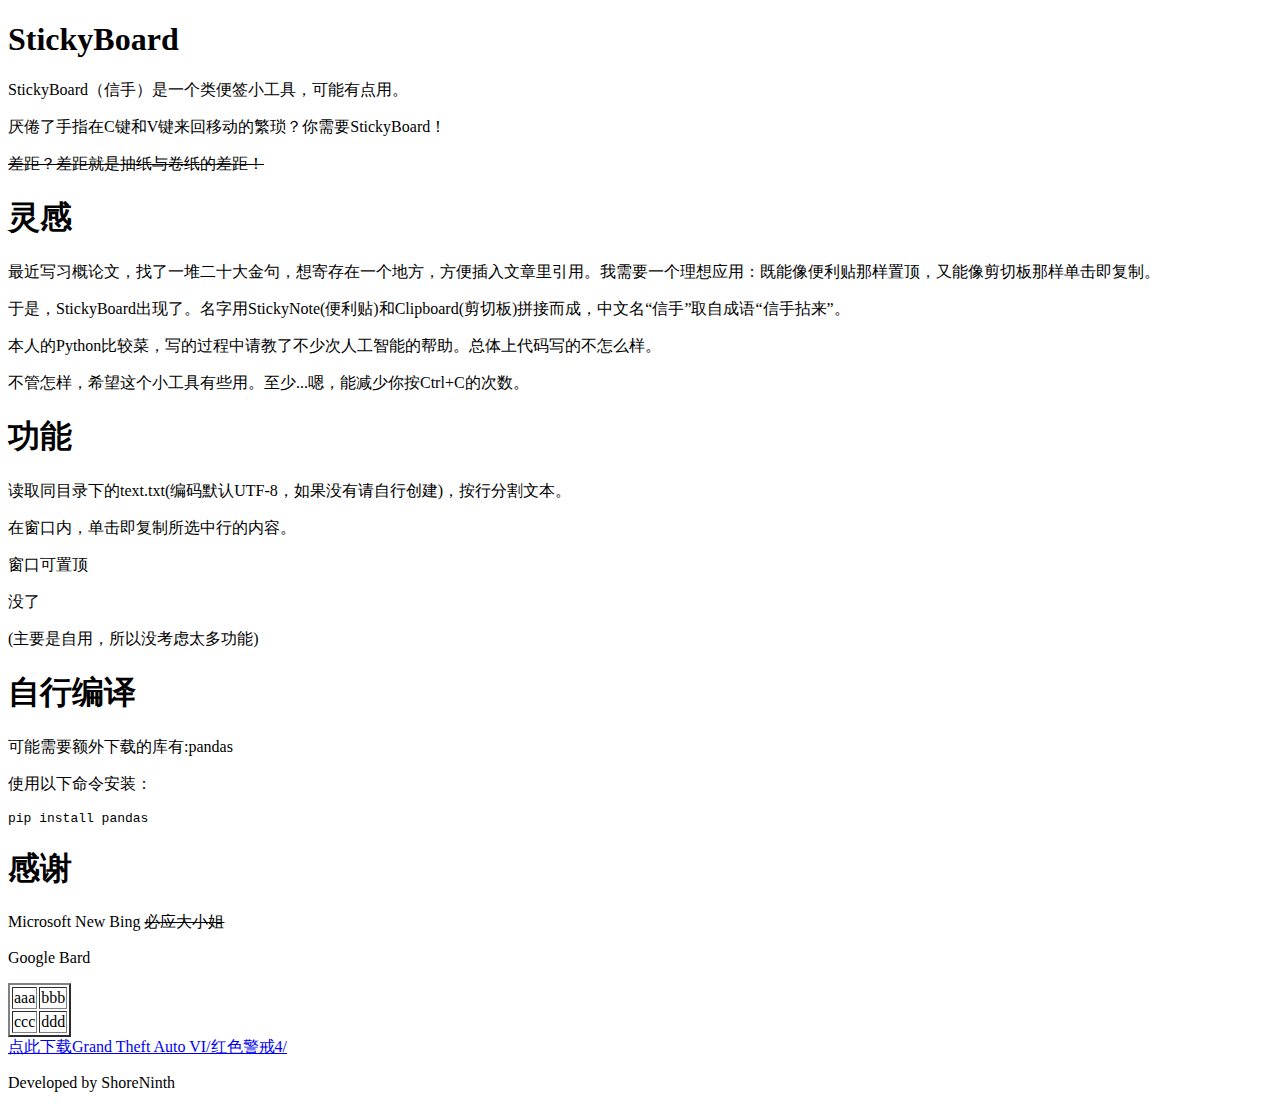
<file: Java/webdemo/target/webdemo/index.html>
<!DOCTYPE html>
<html>
<head>
<meta charset="UTF-8">
<title> StickyBoard —— 解放您的V键 </title>
</head>
<body>
    <h1 id="stickyboard">StickyBoard</h1>
    <p>StickyBoard（信手）是一个类便签小工具，可能有点用。</p>
    <p>厌倦了手指在C键和V键来回移动的繁琐？你需要StickyBoard！</p>
    <p><del>差距？差距就是抽纸与卷纸的差距！</del></p>
    <h1 id="-">灵感</h1>
    <p>最近写习概论文，找了一堆二十大金句，想寄存在一个地方，方便插入文章里引用。我需要一个理想应用：既能像便利贴那样置顶，又能像剪切板那样单击即复制。</p>
    <p>于是，StickyBoard出现了。名字用StickyNote(便利贴)和Clipboard(剪切板)拼接而成，中文名“信手”取自成语“信手拈来”。</p>
    <p>本人的Python比较菜，写的过程中请教了不少次人工智能的帮助。总体上代码写的不怎么样。</p>
    <p>不管怎样，希望这个小工具有些用。至少...嗯，能减少你按Ctrl+C的次数。</p>
    <h1 id="-">功能</h1>
    <p>读取同目录下的text.txt(编码默认UTF-8，如果没有请自行创建)，按行分割文本。</p>
    <p>在窗口内，单击即复制所选中行的内容。</p>
    <p>窗口可置顶</p>
    <p>没了</p>
    <p>(主要是自用，所以没考虑太多功能)</p>
    <h1 id="-">自行编译</h1>
    <p>可能需要额外下载的库有:pandas</p>
    <p>使用以下命令安装：</p>
    <pre><code>pip install pandas</code></pre>
    <h1 id="-">感谢</h1>
    <p>Microsoft New Bing <del>必应大小姐</del></p>
    <p>Google Bard</p>
    <table border=2 >
        <tr><td>aaa</td><td>bbb</td></tr>
        <tr><td>ccc</td><td>ddd</td></tr>
    </table>
    <a href="https://www.bilibili.com/video/BV1GJ411x7h7/">点此下载Grand Theft Auto VI/红色警戒4/ </a>
    <p> Developed by ShoreNinth </p>
</body>
</html>
</file>
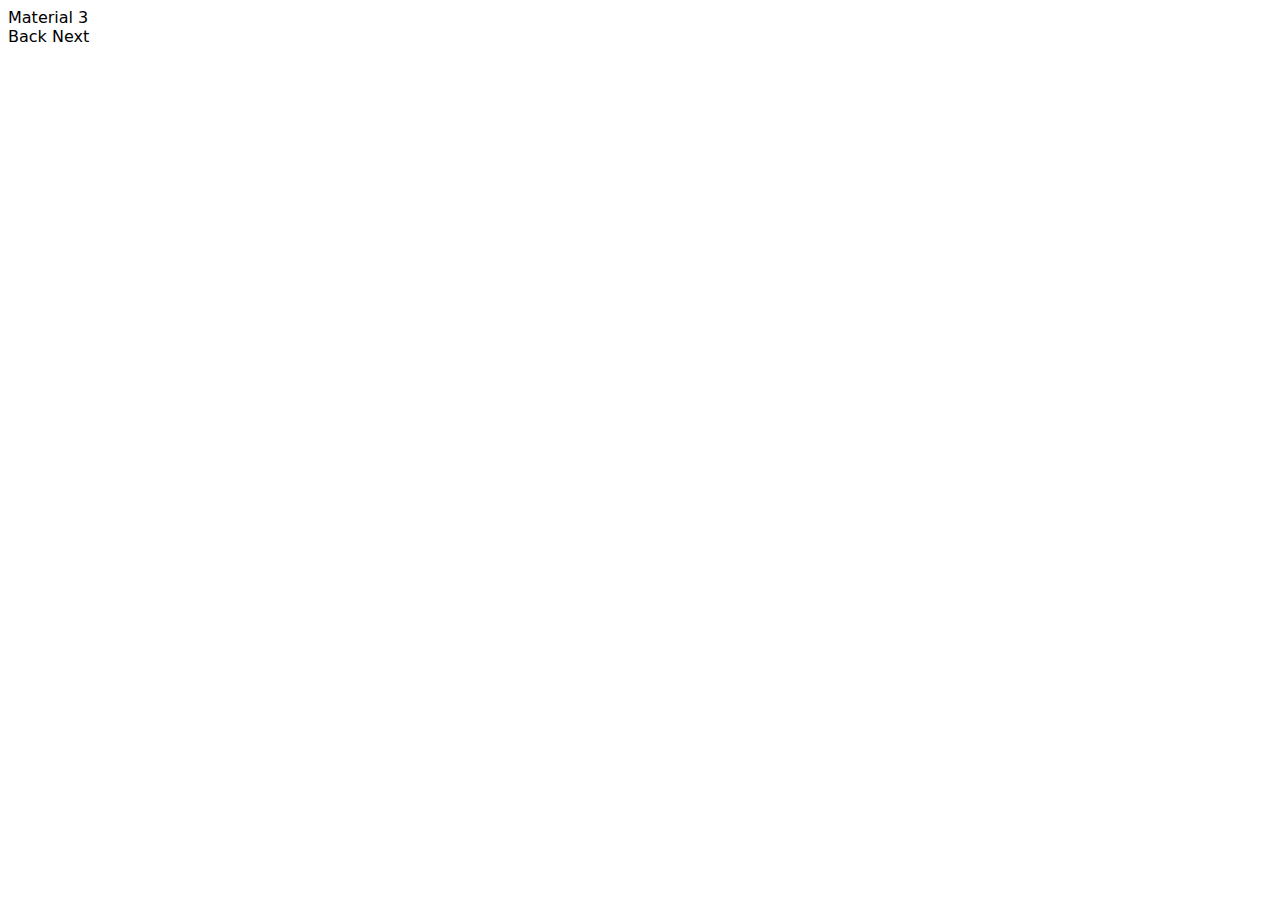
<file: Java/webdemo/target/webdemo/exa/index.html>
<!DOCTYPE html>
<head>
  <script type="module" src="index.js"></script>
  
  <style>
    :root {
      font-family: 'Roboto', system-ui, sans-serif;
    }
    
    label {
      display: flex;
      align-items: center;
    }
  </style>
</head>
<body>
  <label>
    Material 3
    <md-checkbox checked></md-checkbox>
  </label>
  
  <md-outlined-button>Back</md-outlined-button>
  <md-filled-button>Next</md-filled-button>
</body>
</file>
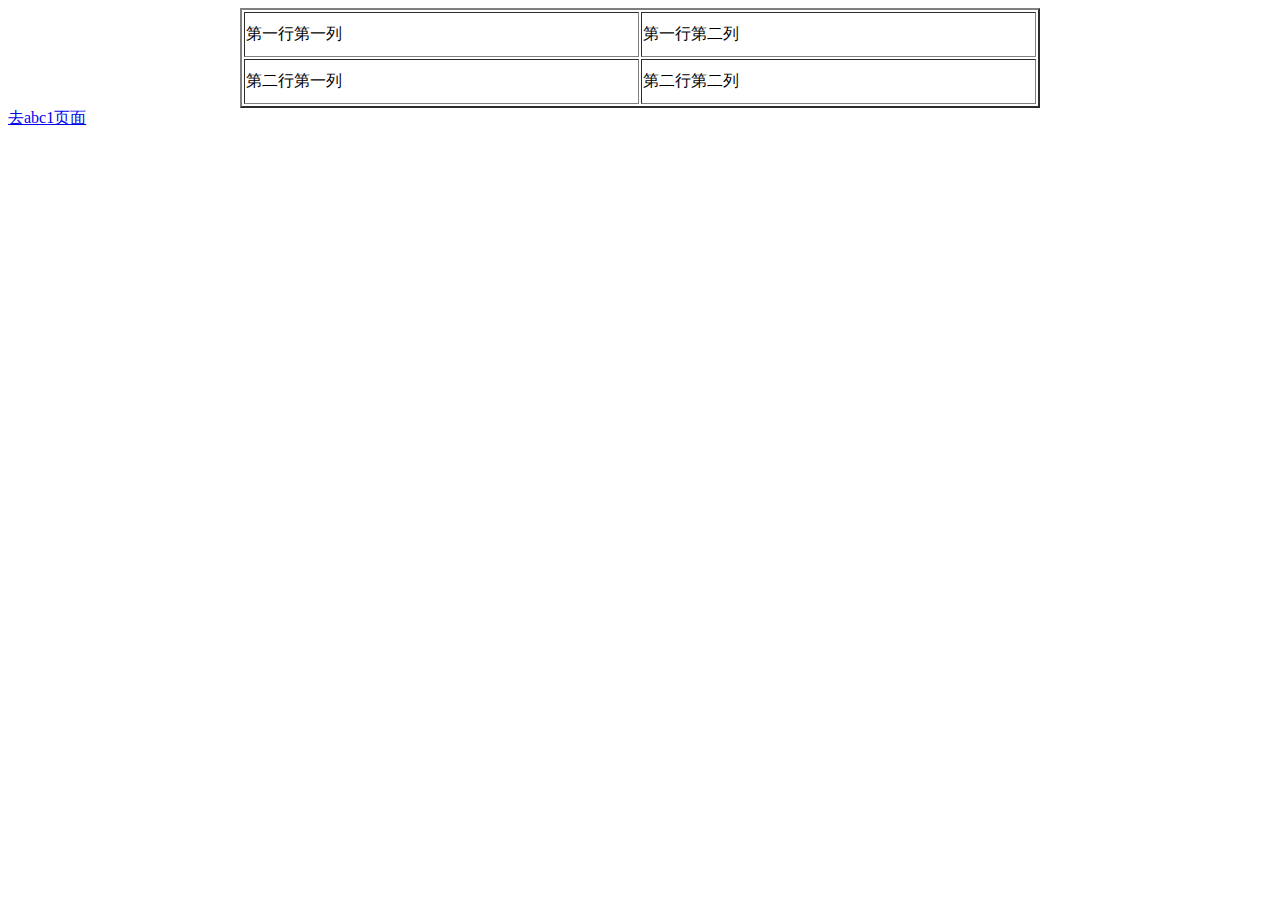
<file: Java/webdemo/target/webdemo/WebContent/abc.html>
<!DOCTYPE html>
<html>
<head>
<meta charset="UTF-8">
<title>Insert title here</title>
</head>
<body>
<table border=2 width=800 height=100 align=center>
	<tr>
		<td>第一行第一列</td>
		<td>第一行第二列</td>
	</tr>
	<tr>
		<td>第二行第一列</td>
		<td>第二行第二列</td>
	</tr>
</table>
   <a href="abc1.html">去abc1页面</a>
</body>
</html>
</file>
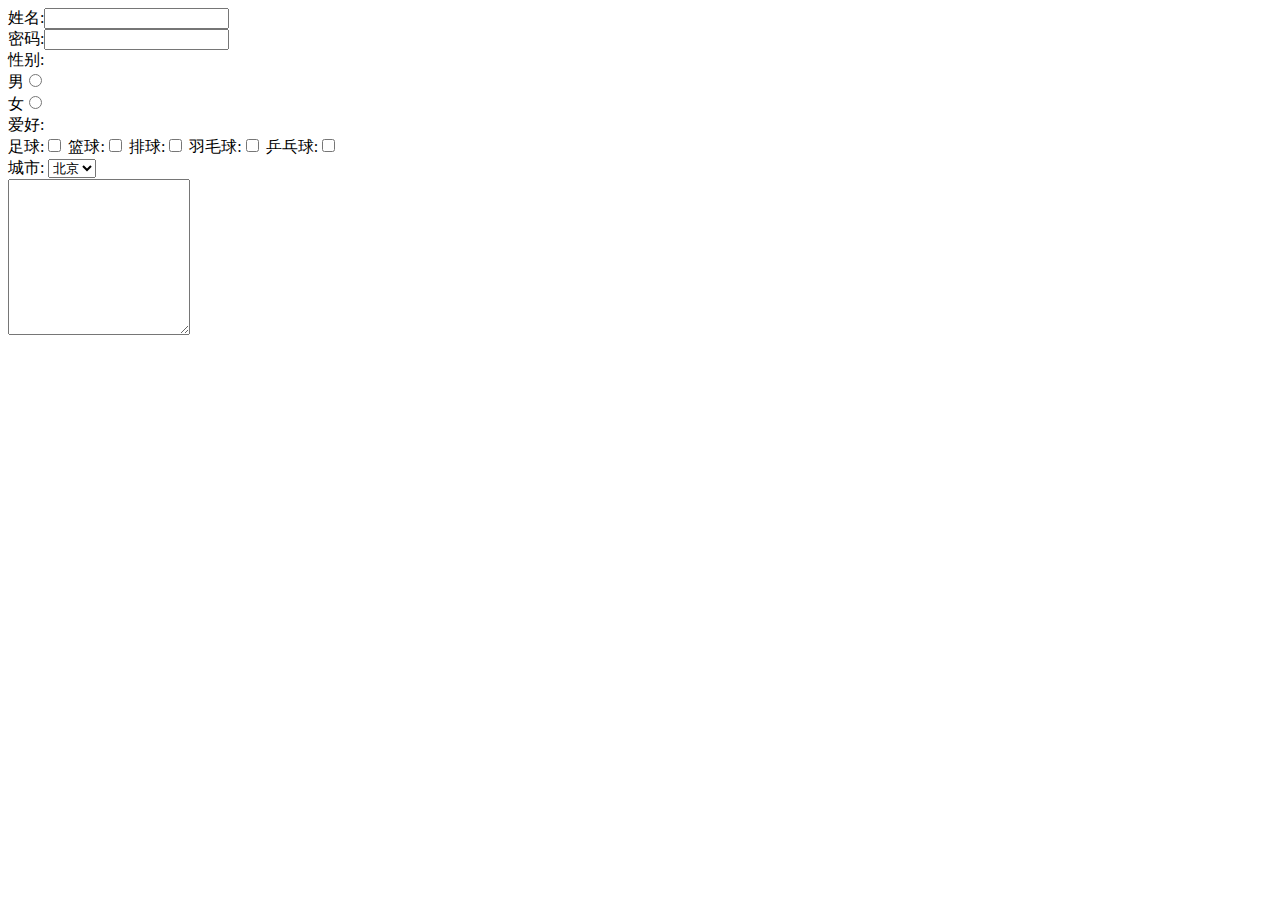
<file: Java/webdemo/target/webdemo/WebContent/abc1.html>
<!DOCTYPE html>
<html>
<head>
<meta charset="UTF-8">
<title>Insert title here</title>
</head>
<body>
<form action="">
姓名:<input type="text" name="username" /><br>
密码:<input type="password" name="pass" /><br>
性别:<br>
男<input type="radio" name="x" value="男"/><br>
女<input type="radio" name="x" value="女"/><br>
爱好:<br>
足球:<input type="checkbox" value="zq"/>
篮球:<input type="checkbox" value="lq"/>
排球:<input type="checkbox" value="pq"/>
羽毛球:<input type="checkbox" value=ymq"/>
乒乓球:<input type="checkbox" value="ppq"/><br>
城市:
<select name="city">
<option>北京</option>
<option>上海</option>
<option>郑州</option>
</select><br>
<textarea name="text1" cols=20 rows=10></textarea>
</form>
</body>
</html>
</file>
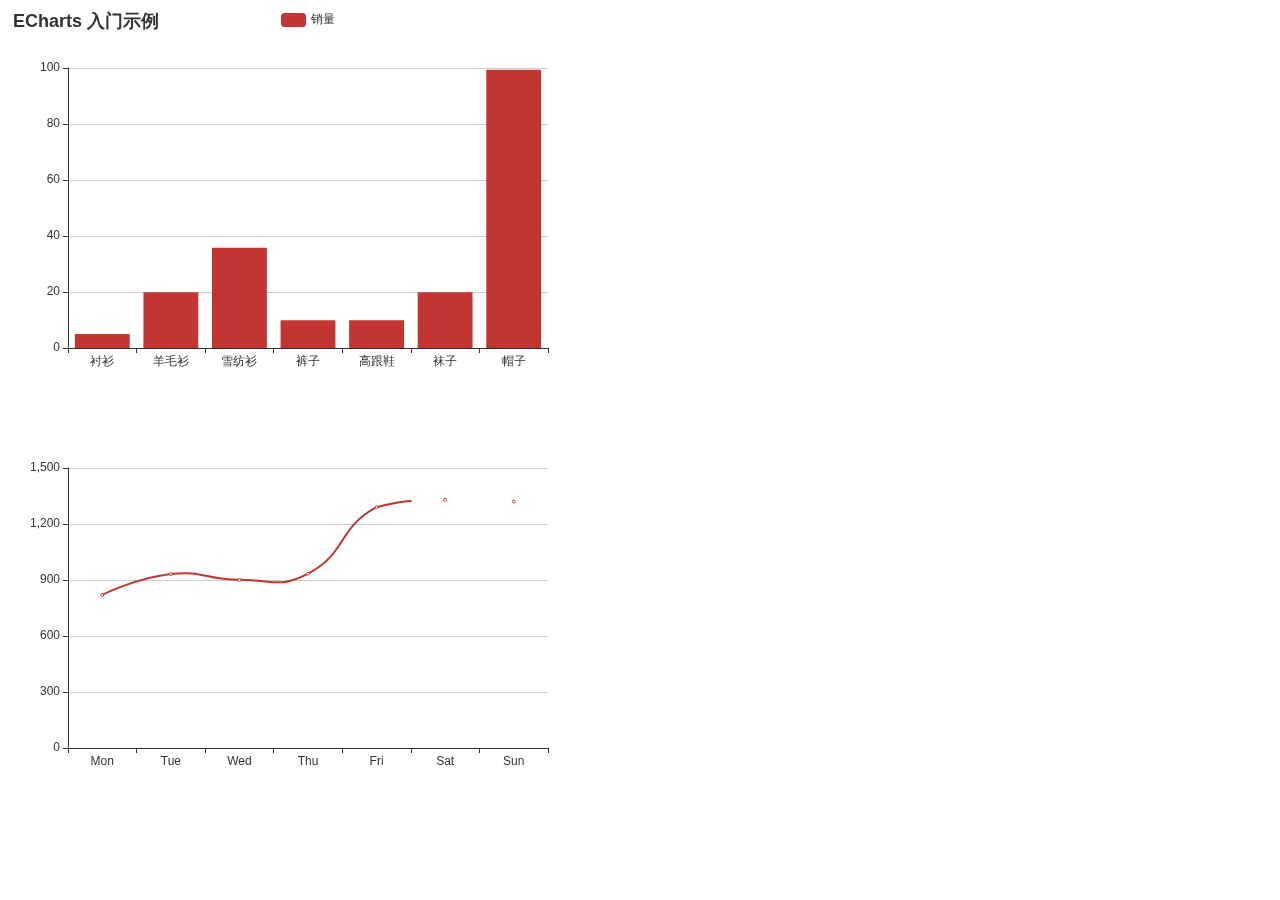
<file: Java/webdemo/target/webdemo/WebContent/abc4.html>
<!DOCTYPE html>
<html>
<head>
<meta charset="UTF-8">
<title>Insert title here</title>
<script src="js/jquery-3.4.1.min.js"></script>
<script src="js/echarts.min.js"></script>
</head>
<body>
 <div id="main" style="width: 600px;height:400px;"></div>
 <div id="main1" style="width: 600px;height:400px;"></div>
 <script type="text/javascript">
      // 基于准备好的dom，初始化echarts实例
      var myChart = echarts.init(document.getElementById('main'));

      // 指定图表的配置项和数据
      var option = {
        title: {
          text: 'ECharts 入门示例'
        },
        tooltip: {},
        legend: {
          data: ['销量']
        },
        xAxis: {
          data: ['衬衫', '羊毛衫', '雪纺衫', '裤子', '高跟鞋', '袜子','帽子']
        },
        yAxis: {},
        series: [
          {
            name: '销量',
            type: 'bar',
            data: [5, 20, 36, 10, 10, 20,100]
          }
        ]
      };

      // 使用刚指定的配置项和数据显示图表。
      myChart.setOption(option);
    </script>
    
<script type="text/javascript">
      // 基于准备好的dom，初始化echarts实例
      var myChart1 = echarts.init(document.getElementById('main1'));
      option1 = {
    		  xAxis: {
    		    type: 'category',
    		    data: ['Mon', 'Tue', 'Wed', 'Thu', 'Fri', 'Sat', 'Sun']
    		  },
    		  yAxis: {
    		    type: 'value'
    		  },
    		  series: [
    		    {
    		      data: [820, 932, 901, 934, 1290, 1330, 1320],
    		      type: 'line',
    		      smooth: true
    		    }
    		  ]
    		};
      // 使用刚指定的配置项和数据显示图表。
      myChart1.setOption(option1);
      
</script>     
      
</body>
</html>
</file>
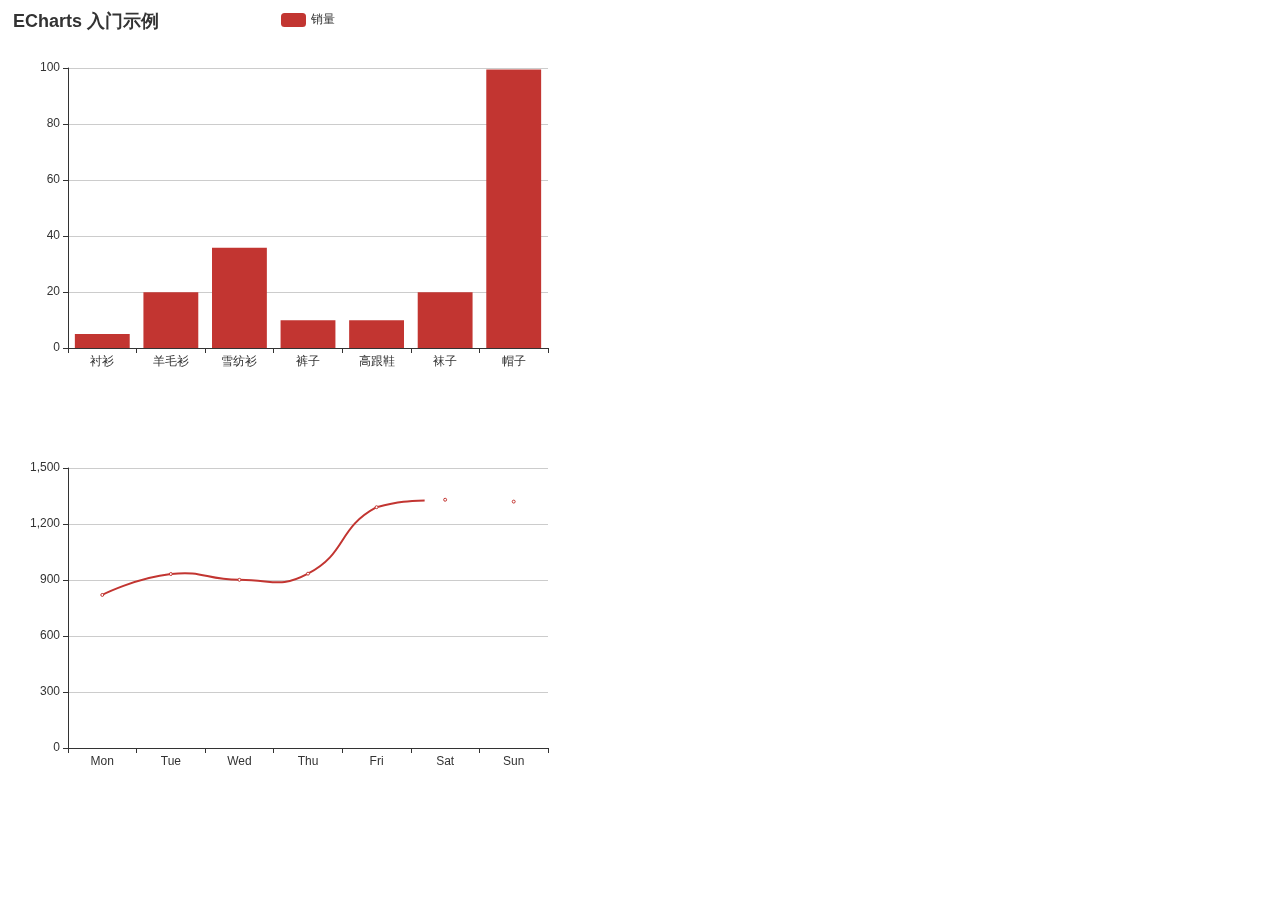
<file: Java/webdemo/target/webdemo/WebContent/abc5.html>
<!DOCTYPE html>
<html>
<head>
<meta charset="UTF-8">
<title>Insert title here</title>
<script src="js/jquery-3.4.1.min.js"></script>
<script src="js/echarts.min.js"></script>
</head>
<body>
 <div id="main" style="width: 600px;height:400px;"></div>
 <div id="main1" style="width: 600px;height:400px;"></div>
<script src="js/demo1.js"></script>
<script src="js/demo2.js"></script>
</body>
</html>
</file>
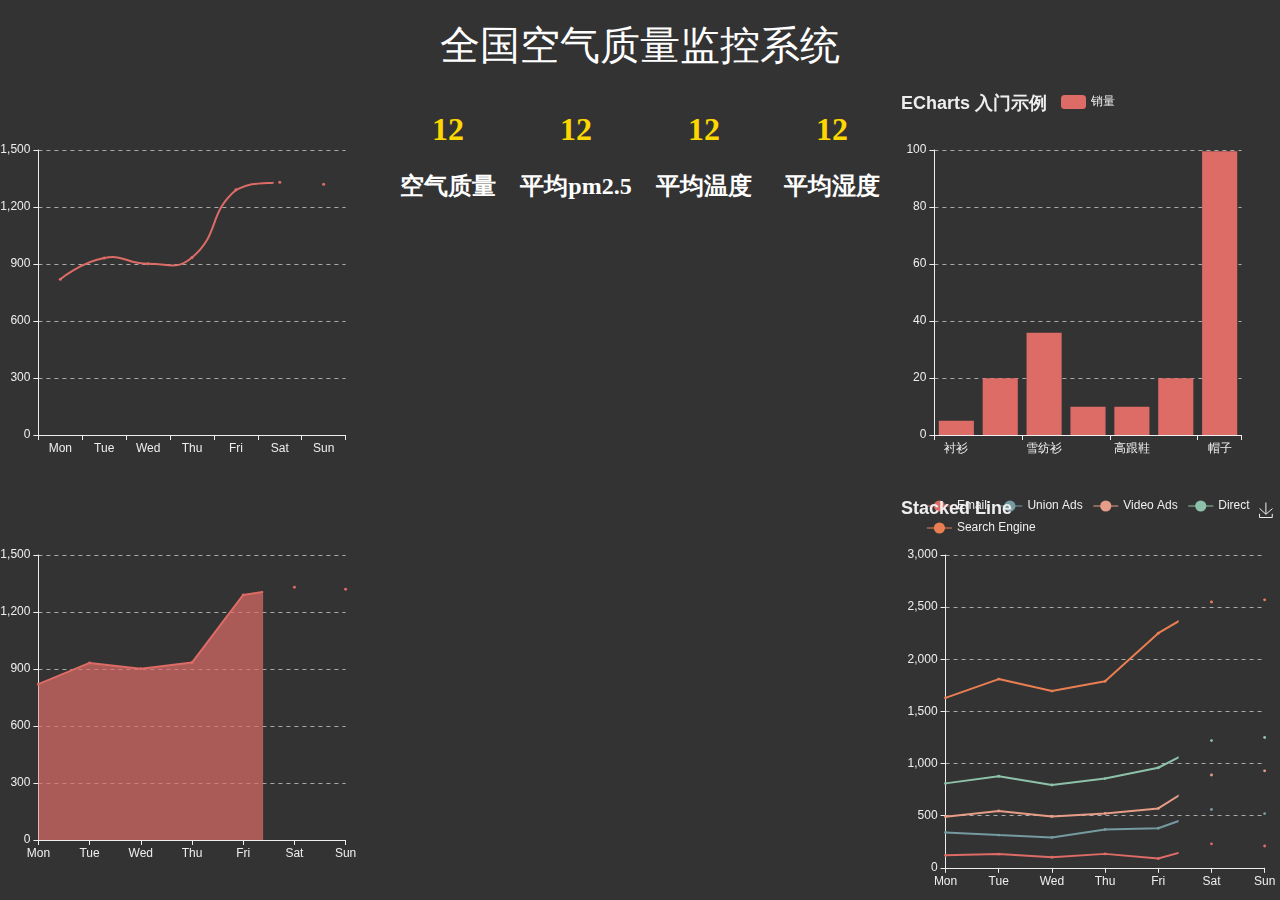
<file: Java/webdemo/target/webdemo/WebContent/abc6.html>
<!DOCTYPE html>
<html>
<head>
<meta charset="UTF-8">
<title>Insert title here</title>
<link rel="stylesheet" href="css/main.css">
<script src="js/jquery-3.4.1.min.js"></script>
<script src="js/echarts.min.js"></script>
<script src="js/china.js"></script>
</head>
<body>
<div>
    <div id="title">全国空气质量监控系统</div>
    <div id="time"></div>
    <div id="left1"></div>
    <div id="left2"></div>
    <div id="center1">
        <div class="num">
            <h1>12</h1>
            <h2>空气质量</h2>
        </div>
        <div class="num">
            <h1>12</h1>
            <h2>平均pm2.5</h2>
        </div>
        <div class="num">
            <h1>12</h1>
            <h2>平均温度</h2>
        </div>
        <div class="num">
            <h1>12</h1>
            <h2>平均湿度</h2>
        </div>
    </div>
    <div id="center2"></div>
    <div id="right1"></div>
    <div id="right2"></div>
</div>
<script src="js/right1.js"></script>
<script src="js/left1.js"></script>
<script src="js/left2.js"></script>
<script src="js/right2.js"></script>
</body>
</html>
</file>
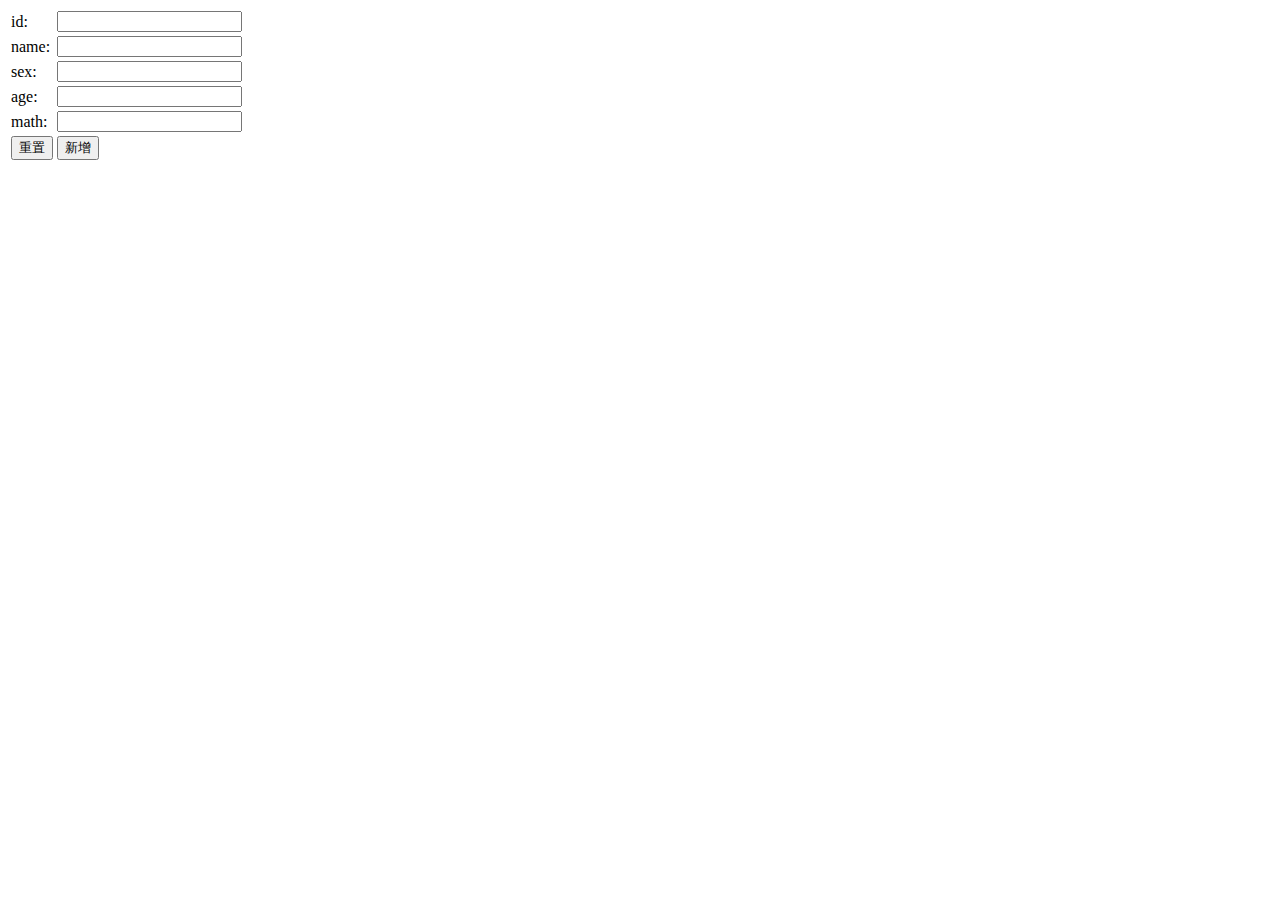
<file: Java/webdemo/target/webdemo/WebContent/add.html>
<!DOCTYPE html>
<html>
<head>
<meta charset="UTF-8">
<title>Insert title here</title>
</head>
<body>
<form method="post" action="/webdemo/ServletUrl">
<table>
<tr>
<td>id:</td><td><input type="text" name="id"></td>
</tr>
<tr>
<td>name:</td><td><input type="text" name="name"></td>
</tr>
<tr>
<td>sex:</td><td><input type="text" name="sex"></td>
</tr>
<tr>
<td>age:</td><td><input type="text" name="age"></td>
</tr>
<tr>
<td>math:</td><td><input type="text" name="math"></td>
</tr>
<tr>
<td><input type="reset" value="重置"></td><td><input type="submit" value="新增"></td>
</tr>
</table>
</form>
</body>
</html>
</file>
<file: Java/webdemo/target/webdemo/WebContent/css/main.css>
@CHARSET "UTF-8";
body{
    background-color: #333;  /*  背景色  */
    margin:0px ;   /* 上下左右边距都为0  */
}
/*  #title  id选择器  */
#title{
    height: 10%;  /*  div高度  10%*/
    width: 40%;   /*  div宽度40%  */
    position: absolute;  /*  绝对定位 */
    top: 0px;  /*  设置div距离顶部0px */
    left: 30%; /*  设置div距离左侧为30% */
    display: flex; /*  设置弹性布局 ,以最大限度填充可用空间 */
    align-items:center; /*  弹性布局   垂直布局居中对齐各项 */
    justify-content: center; /* 弹性布局  水平布局居中对齐各项 */
    color: white;  /*  字体颜色 */
    font-size: 40px;  /* 字体大小 */
}
#time{
    height: 10%;
    width: 30%;
    top:0;
    right: 0%;
    display: flex;
    align-items:center;
    justify-content: center;
    color: white;
}
#left1{
    height: 45%;
    width: 30%;
    position: absolute;
    left: 0;
    top: 10%;
}
#left2{
    height: 45%;
    width: 30%;
    position: absolute;
    left: 0;
    top: 55%;
}
#right1{
    height: 45%;
    width: 30%;
    position: absolute;
    right: 0;
    top: 10%;
}
#right2{
    height: 45%;
    width: 30%;
    position: absolute;
    right: 0;
    top: 55%;
}

#center1{
    height: 30%;
    width: 40%;
    position: absolute;
    left: 30%;
    top: 10%;
}
#center2{
    height: 60%;
    width: 40%;
    position: absolute;
    left: 30%;
    top: 40%;
}
/*  类选择器  .num */
.num{
    float: left; /* 左浮动 */
    width: 25%;
    height: 100%;
    text-align: center;  /*  把html元素中的文本排列到中间  */
}
.num h1{
    color: gold;   /* h1标记里的文字是金黄色 */
}
.num h2{
    color: white;
    font-family:幼圆;
}
</file>
